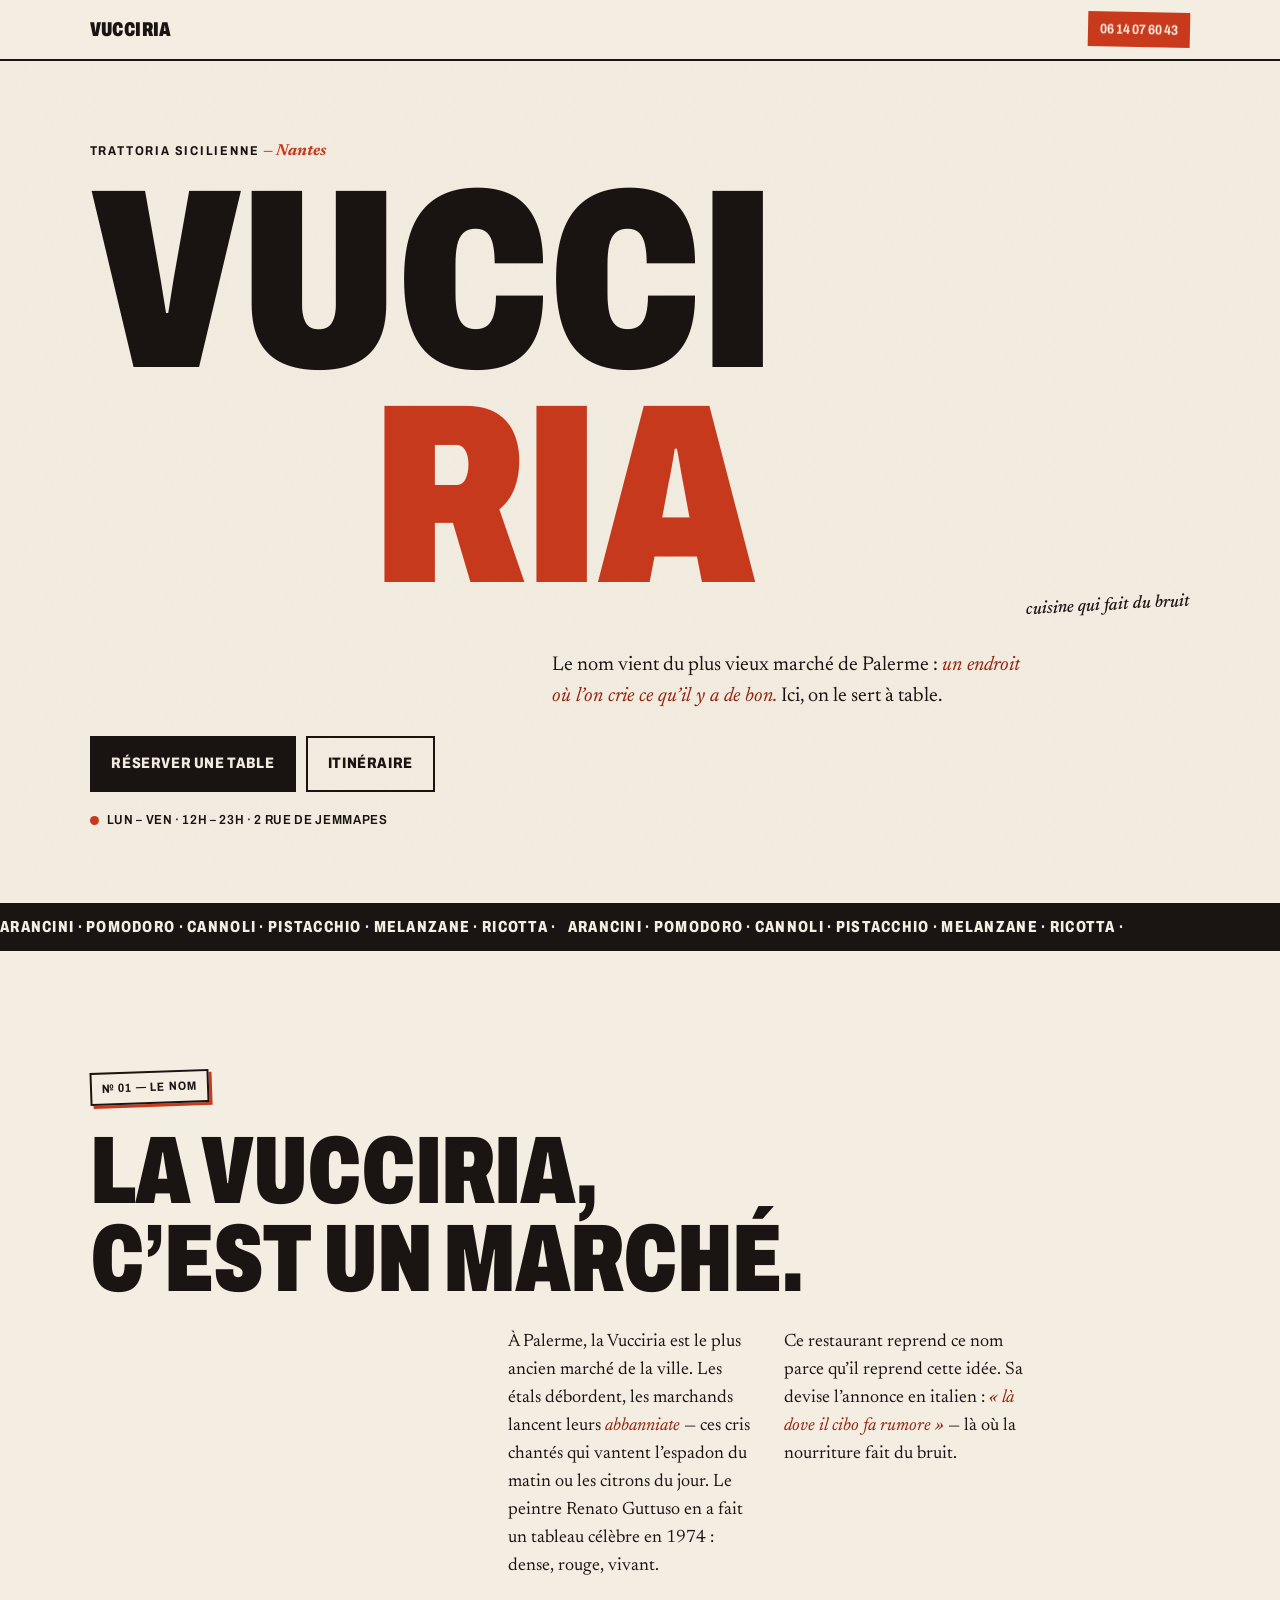
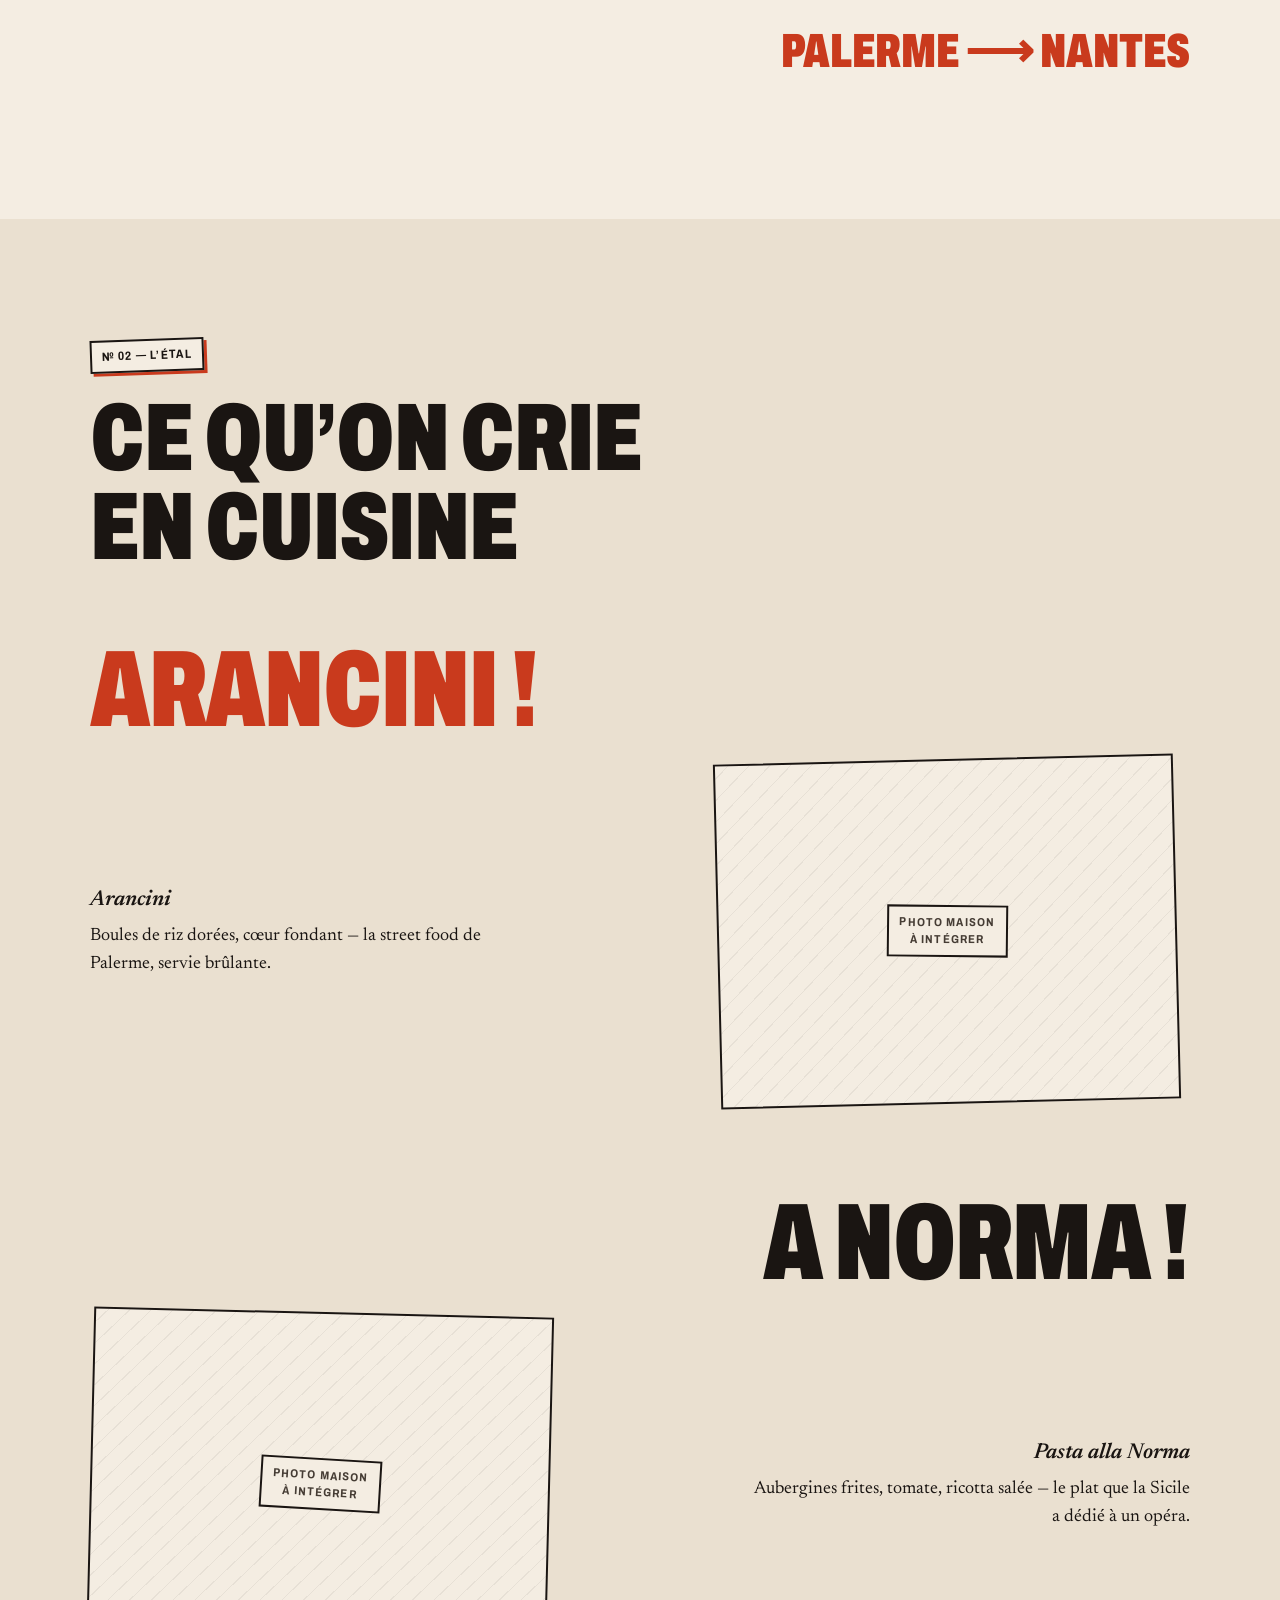
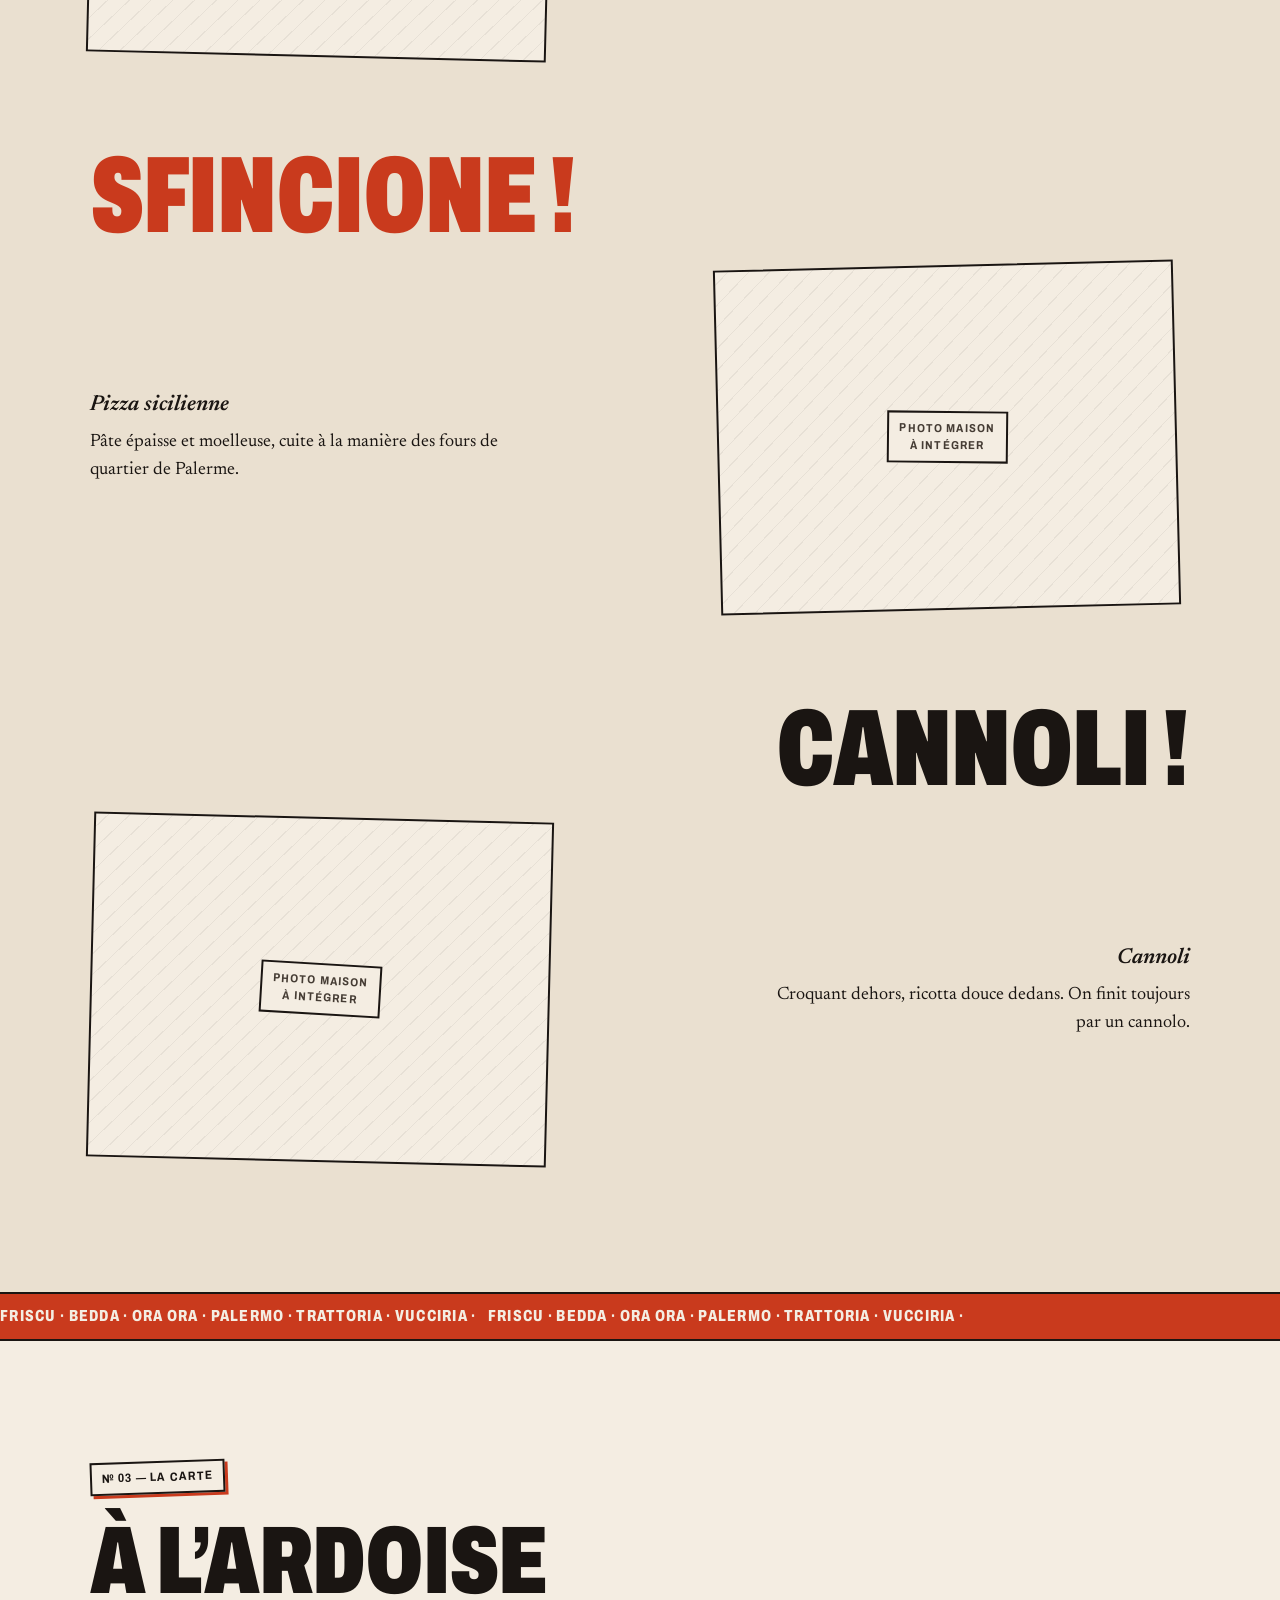
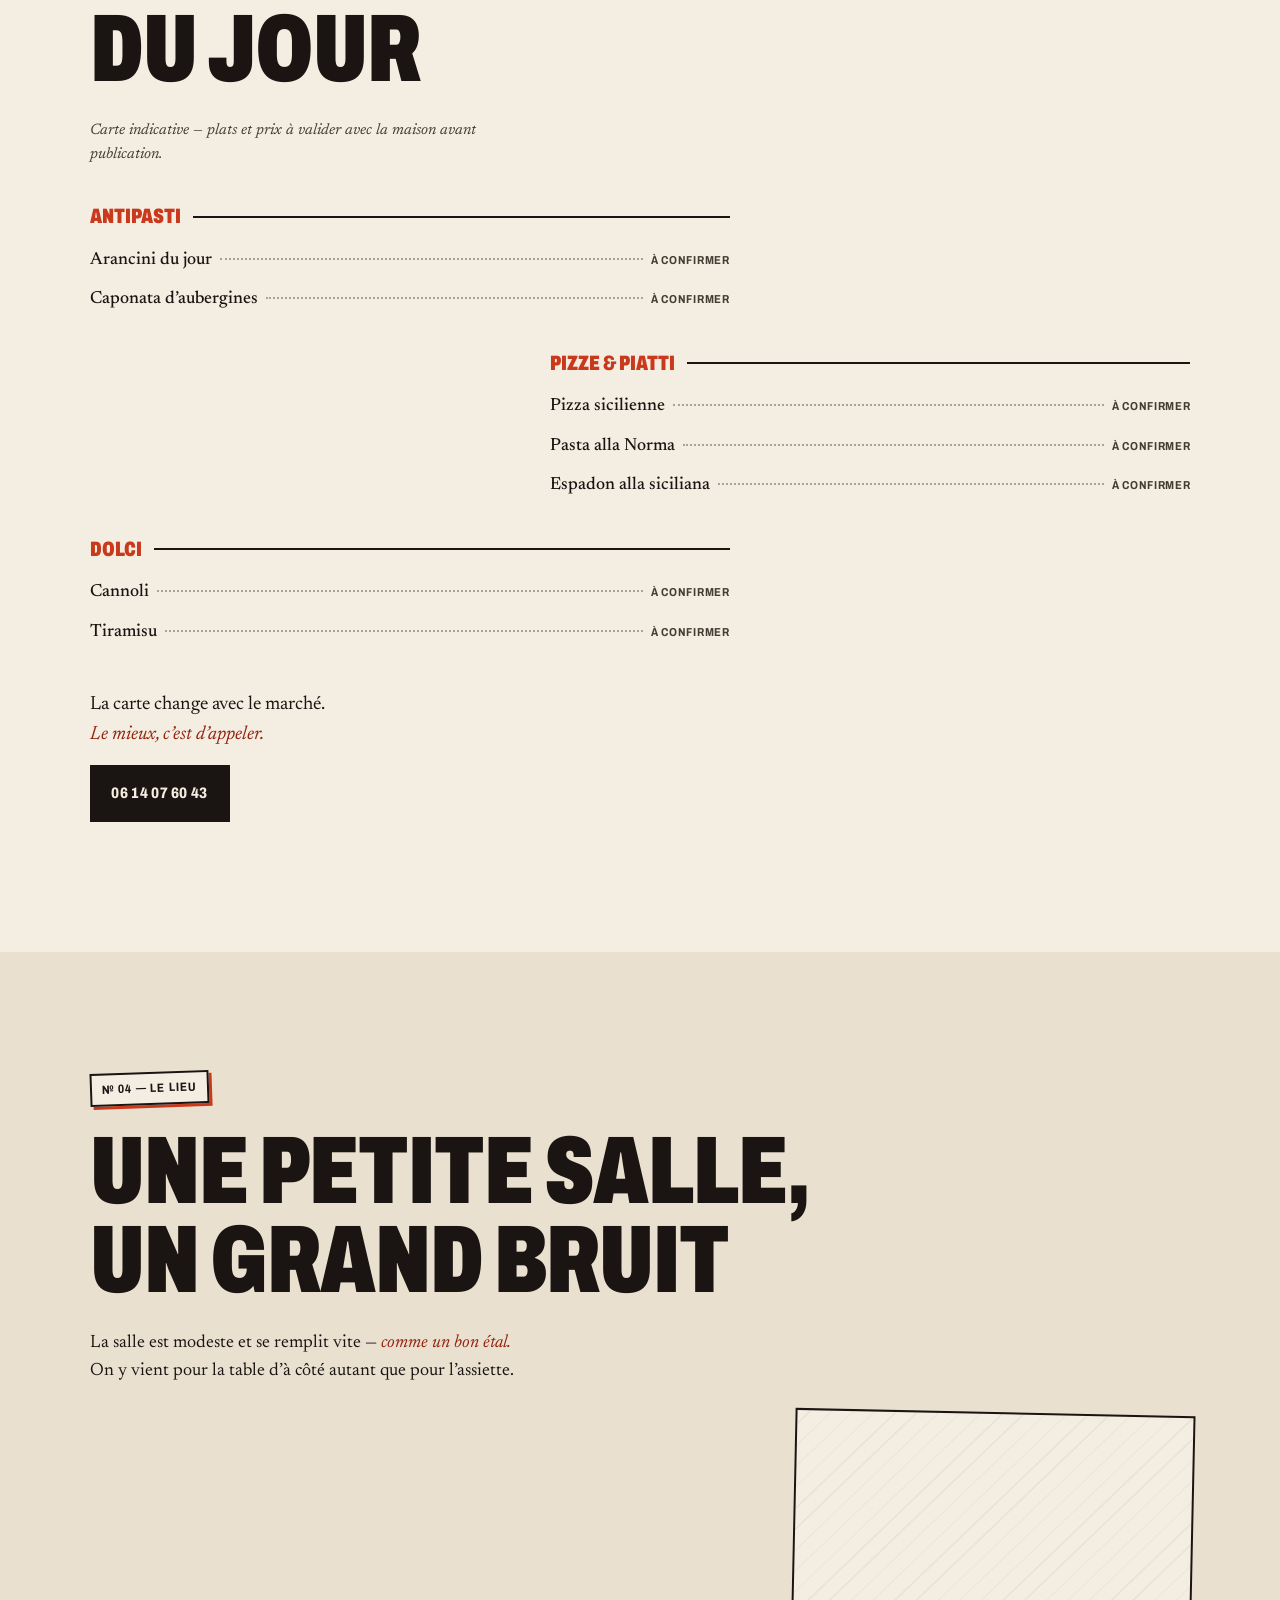
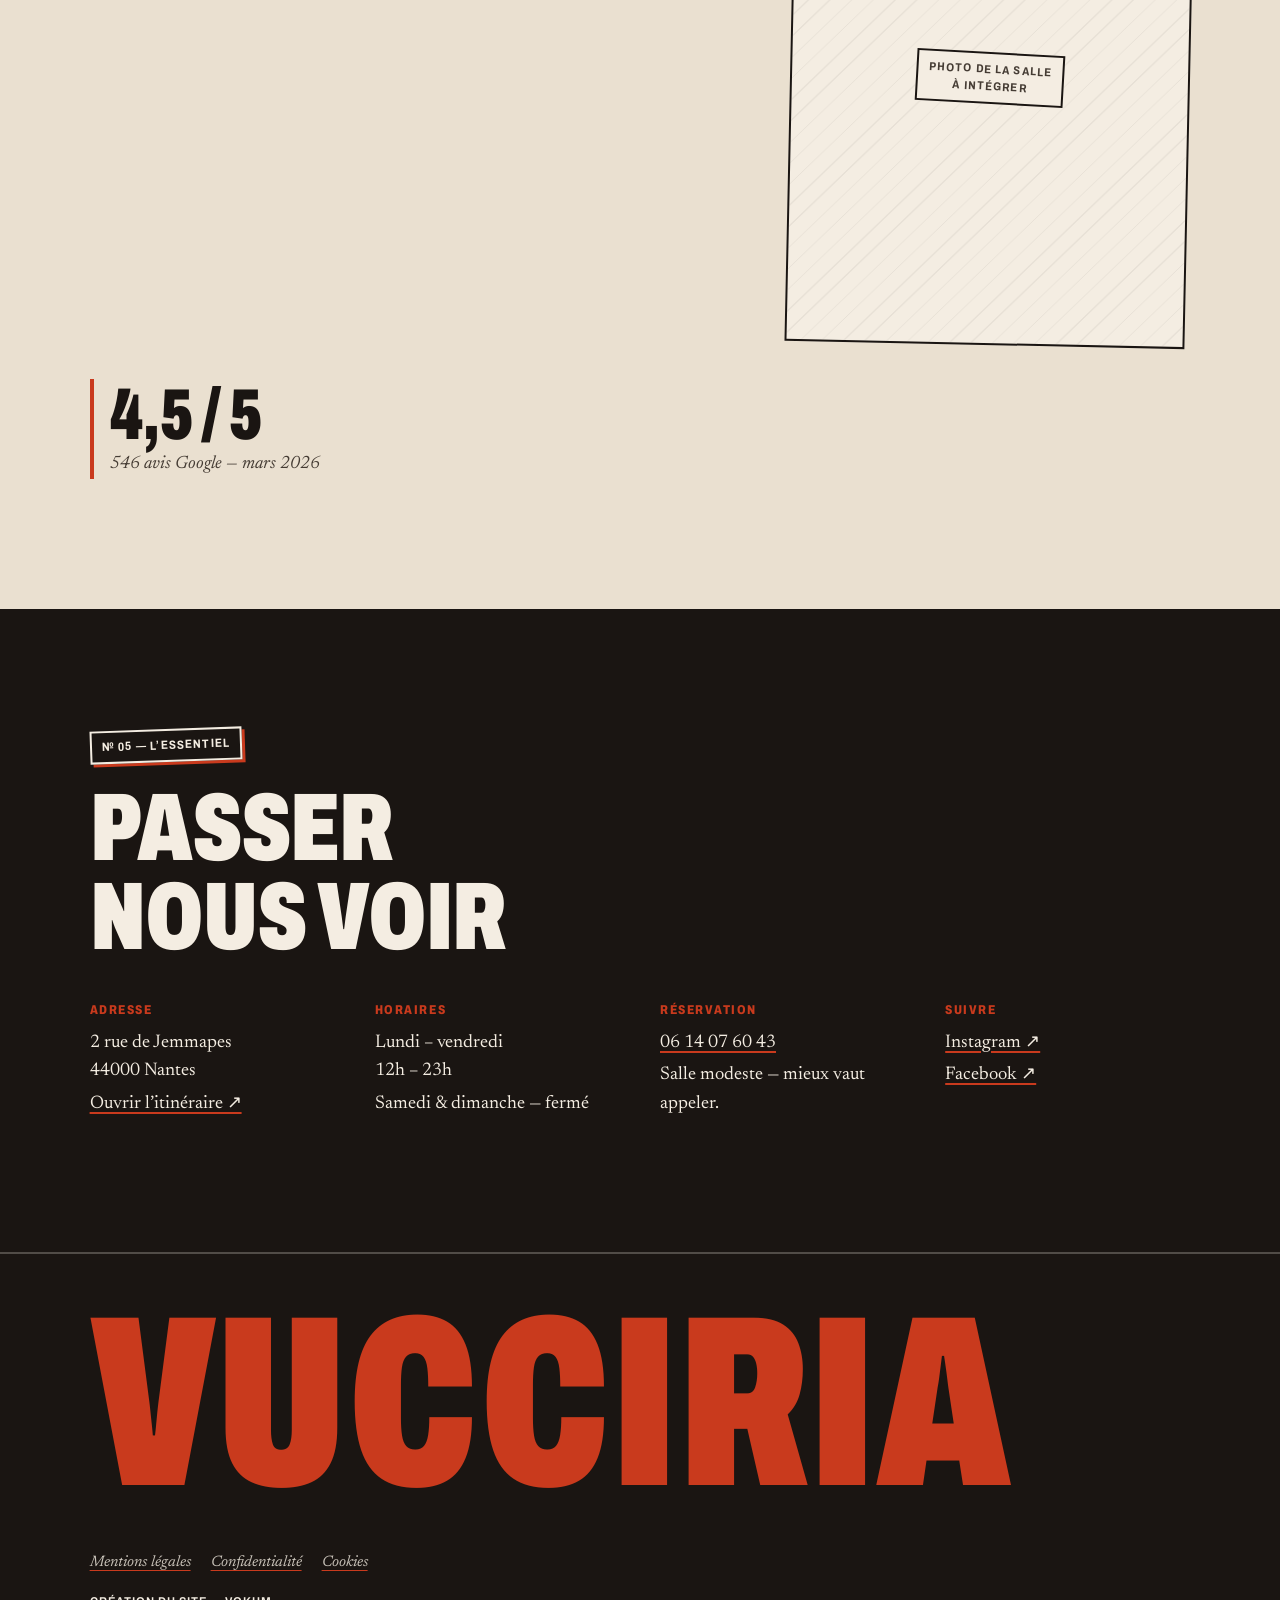
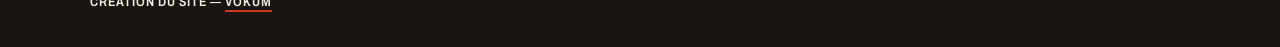
<file: index.html>
<!DOCTYPE html>
<html lang="fr">
<head>
  <meta charset="UTF-8">
  <meta name="viewport" content="width=device-width, initial-scale=1.0">
  <title>Vucciria — Trattoria sicilienne à Nantes</title>
  <meta name="description" content="Vucciria, cuisine qui fait du bruit — trattoria sicilienne au 2 rue de Jemmapes à Nantes. Cuisine de Palerme, pizzas siciliennes, arancini et cannoli. Ouvert du lundi au vendredi, 12h–23h.">
  <meta name="keywords" content="restaurant sicilien Nantes, trattoria Nantes, Vucciria, pizza sicilienne, arancini, cannoli">
  <link rel="canonical" href="https://vucciria-site.vercel.app/">
  <meta property="og:title" content="Vucciria — Trattoria sicilienne à Nantes">
  <meta property="og:description" content="La criée de Palerme, servie à table. 2 rue de Jemmapes, Nantes. Lun–ven, 12h–23h.">
  <meta property="og:type" content="website">
  <meta property="og:locale" content="fr_FR">
  <link rel="icon" href="data:image/svg+xml,<svg xmlns='http://www.w3.org/2000/svg' viewBox='0 0 100 100'><rect width='100' height='100' fill='%23C93A1D'/><text y='72' x='50' text-anchor='middle' font-size='64' font-family='Arial Black' fill='%23F4EDE2' font-weight='900'>V</text></svg>">
  <link rel="preconnect" href="https://fonts.googleapis.com">
  <link rel="preconnect" href="https://fonts.gstatic.com" crossorigin>
  <link href="https://fonts.googleapis.com/css2?family=Archivo:wdth,wght@62..125,400..900&family=Newsreader:ital,opsz,wght@0,6..72,400..600;1,6..72,400..600&display=swap" rel="stylesheet">
  <link rel="stylesheet" href="styles.css">
  <script type="application/ld+json">
  {
    "@context": "https://schema.org",
    "@type": "Restaurant",
    "name": "Vucciria",
    "servesCuisine": ["Sicilienne", "Italienne"],
    "address": {
      "@type": "PostalAddress",
      "streetAddress": "2 rue de Jemmapes",
      "addressLocality": "Nantes",
      "postalCode": "44000",
      "addressCountry": "FR"
    },
    "telephone": "+33614076043",
    "openingHoursSpecification": [{
      "@type": "OpeningHoursSpecification",
      "dayOfWeek": ["Monday","Tuesday","Wednesday","Thursday","Friday"],
      "opens": "12:00",
      "closes": "23:00"
    }],
    "url": "https://vucciria-site.vercel.app/",
    "hasMap": "https://www.google.com/maps/search/?api=1&query=Vucciria%2C+2+Rue+de+Jemmapes%2C+44000+Nantes"
  }
  </script>
</head>
<body>

  <!-- ======= LA CRIÉE — animation d'entrée ======= -->
  <div class="criee" id="criee" aria-hidden="true">
    <span class="criee-word criee-w1">FRISCU&nbsp;!</span>
    <span class="criee-word criee-w2">BEDDA&nbsp;!</span>
    <span class="criee-word criee-w3">ORA&nbsp;ORA&nbsp;!</span>
    <span class="criee-title">VUCCIRIA</span>
  </div>

  <a class="skip-link" href="#carte">Aller à la carte</a>

  <!-- ======= EN-TÊTE ======= -->
  <header class="topbar">
    <a class="topbar-brand" href="#haut" aria-label="Vucciria — retour en haut">Vucciria</a>
    <a class="topbar-tel" href="tel:+33614076043">06&nbsp;14&nbsp;07&nbsp;60&nbsp;43</a>
  </header>

  <main id="haut">

    <!-- ======= HERO ======= -->
    <section class="hero" aria-label="Vucciria, trattoria sicilienne à Nantes">
      <p class="hero-sur">Trattoria sicilienne <em>— Nantes</em></p>
      <h1 class="hero-title" aria-label="Vucciria">
        <span class="hero-line" data-stretch>VUCCI</span>
        <span class="hero-line hero-line-2" data-stretch>RIA</span>
      </h1>
      <p class="hero-bas">
        Le nom vient du plus vieux marché de Palerme&nbsp;:
        <em>un endroit où l’on crie ce qu’il y a de bon.</em>
        Ici, on le sert à table.
      </p>
      <div class="hero-actions">
        <a class="btn btn-plein" href="tel:+33614076043">Réserver une table</a>
        <a class="btn btn-ligne" href="https://www.google.com/maps/search/?api=1&query=Vucciria%2C+2+Rue+de+Jemmapes%2C+44000+Nantes" target="_blank" rel="noopener">Itinéraire</a>
      </div>
      <p class="hero-horaires"><span class="pastille" aria-hidden="true"></span>Lun&nbsp;–&nbsp;ven&nbsp;· 12h&nbsp;–&nbsp;23h&nbsp;· 2&nbsp;rue&nbsp;de&nbsp;Jemmapes</p>
    </section>

    <!-- ======= BANDE CRIÉE ======= -->
    <div class="bande" aria-hidden="true">
      <div class="bande-piste">
        <span>Arancini&nbsp;· Pomodoro&nbsp;· Cannoli&nbsp;· Pistacchio&nbsp;· Melanzane&nbsp;· Ricotta&nbsp;·&nbsp;</span>
        <span>Arancini&nbsp;· Pomodoro&nbsp;· Cannoli&nbsp;· Pistacchio&nbsp;· Melanzane&nbsp;· Ricotta&nbsp;·&nbsp;</span>
      </div>
    </div>

    <!-- ======= LE NOM ======= -->
    <section class="section nom" id="nom">
      <p class="etiquette" aria-hidden="true">№ 01 — le nom</p>
      <h2 class="titre" data-stretch>La Vucciria,<br>c’est un marché.</h2>
      <div class="nom-corps">
        <p>
          À Palerme, la Vucciria est le plus ancien marché de la ville. Les étals débordent,
          les marchands lancent leurs <em>abbanniate</em> — ces cris chantés qui vantent
          l’espadon du matin ou les citrons du jour. Le peintre Renato Guttuso en a fait
          un tableau célèbre en 1974&nbsp;: dense, rouge, vivant.
        </p>
        <p>
          Ce restaurant reprend ce nom parce qu’il reprend cette idée. Sa devise l’annonce
          en italien&nbsp;: <em>«&nbsp;là dove il cibo fa rumore&nbsp;»</em> —
          là où la nourriture fait du bruit.
        </p>
      </div>
      <p class="nom-lieu">Palerme <span aria-hidden="true">⟶</span> Nantes</p>
    </section>

    <!-- ======= LA CUISINE ======= -->
    <section class="section cuisine" id="cuisine">
      <p class="etiquette" aria-hidden="true">№ 02 — l’étal</p>
      <h2 class="titre" data-stretch>Ce qu’on crie<br>en cuisine</h2>

      <ol class="etal">
        <li class="etal-item">
          <span class="etal-cri" data-stretch aria-hidden="true">ARANCINI&nbsp;!</span>
          <div class="etal-texte">
            <h3>Arancini</h3>
            <p>Boules de riz dorées, cœur fondant — la street food de Palerme, servie brûlante.</p>
          </div>
          <figure class="etal-photo" data-photo>
            <span class="photo-note">Photo maison<br>à intégrer</span>
          </figure>
        </li>
        <li class="etal-item">
          <span class="etal-cri" data-stretch aria-hidden="true">A&nbsp;NORMA&nbsp;!</span>
          <div class="etal-texte">
            <h3>Pasta alla Norma</h3>
            <p>Aubergines frites, tomate, ricotta salée — le plat que la Sicile a dédié à un opéra.</p>
          </div>
          <figure class="etal-photo" data-photo>
            <span class="photo-note">Photo maison<br>à intégrer</span>
          </figure>
        </li>
        <li class="etal-item">
          <span class="etal-cri" data-stretch aria-hidden="true">SFINCIONE&nbsp;!</span>
          <div class="etal-texte">
            <h3>Pizza sicilienne</h3>
            <p>Pâte épaisse et moelleuse, cuite à la manière des fours de quartier de Palerme.</p>
          </div>
          <figure class="etal-photo" data-photo>
            <span class="photo-note">Photo maison<br>à intégrer</span>
          </figure>
        </li>
        <li class="etal-item">
          <span class="etal-cri" data-stretch aria-hidden="true">CANNOLI&nbsp;!</span>
          <div class="etal-texte">
            <h3>Cannoli</h3>
            <p>Croquant dehors, ricotta douce dedans. On finit toujours par un cannolo.</p>
          </div>
          <figure class="etal-photo" data-photo>
            <span class="photo-note">Photo maison<br>à intégrer</span>
          </figure>
        </li>
      </ol>
    </section>

    <!-- ======= BANDE CRIÉE 2 ======= -->
    <div class="bande bande-inverse" aria-hidden="true">
      <div class="bande-piste">
        <span>Friscu&nbsp;· Bedda&nbsp;· Ora ora&nbsp;· Palermo&nbsp;· Trattoria&nbsp;· Vucciria&nbsp;·&nbsp;</span>
        <span>Friscu&nbsp;· Bedda&nbsp;· Ora ora&nbsp;· Palermo&nbsp;· Trattoria&nbsp;· Vucciria&nbsp;·&nbsp;</span>
      </div>
    </div>

    <!-- ======= LA CARTE ======= -->
    <section class="section carte" id="carte">
      <p class="etiquette" aria-hidden="true">№ 03 — la carte</p>
      <h2 class="titre" data-stretch>À l’ardoise<br>du jour</h2>
      <p class="carte-note">Carte indicative — plats et prix à valider avec la maison avant publication.</p>

      <div class="carte-bloc">
        <h3 class="carte-cat">Antipasti</h3>
        <ul class="carte-liste">
          <li><span class="carte-plat">Arancini du jour</span><span class="carte-points" aria-hidden="true"></span><span class="carte-prix">à confirmer</span></li>
          <li><span class="carte-plat">Caponata d’aubergines</span><span class="carte-points" aria-hidden="true"></span><span class="carte-prix">à confirmer</span></li>
        </ul>
      </div>
      <div class="carte-bloc">
        <h3 class="carte-cat">Pizze &amp; Piatti</h3>
        <ul class="carte-liste">
          <li><span class="carte-plat">Pizza sicilienne</span><span class="carte-points" aria-hidden="true"></span><span class="carte-prix">à confirmer</span></li>
          <li><span class="carte-plat">Pasta alla Norma</span><span class="carte-points" aria-hidden="true"></span><span class="carte-prix">à confirmer</span></li>
          <li><span class="carte-plat">Espadon alla siciliana</span><span class="carte-points" aria-hidden="true"></span><span class="carte-prix">à confirmer</span></li>
        </ul>
      </div>
      <div class="carte-bloc">
        <h3 class="carte-cat">Dolci</h3>
        <ul class="carte-liste">
          <li><span class="carte-plat">Cannoli</span><span class="carte-points" aria-hidden="true"></span><span class="carte-prix">à confirmer</span></li>
          <li><span class="carte-plat">Tiramisu</span><span class="carte-points" aria-hidden="true"></span><span class="carte-prix">à confirmer</span></li>
        </ul>
      </div>

      <p class="carte-appel">La carte change avec le marché.<br><em>Le mieux, c’est d’appeler.</em></p>
      <a class="btn btn-plein carte-btn" href="tel:+33614076043">06 14 07 60 43</a>
    </section>

    <!-- ======= LE LIEU ======= -->
    <section class="section lieu" id="lieu">
      <p class="etiquette" aria-hidden="true">№ 04 — le lieu</p>
      <h2 class="titre" data-stretch>Une petite salle,<br>un grand bruit</h2>
      <div class="lieu-corps">
        <p>
          La salle est modeste et se remplit vite — <em>comme un bon étal.</em>
          On y vient pour la table d’à côté autant que pour l’assiette.
        </p>
      </div>
      <figure class="lieu-photo" data-photo>
        <span class="photo-note">Photo de la salle<br>à intégrer</span>
      </figure>
      <div class="lieu-avis">
        <p class="lieu-avis-note" aria-label="Note Google : 4,5 sur 5">4,5&nbsp;/&nbsp;5</p>
        <p class="lieu-avis-detail">546 avis Google — mars 2026</p>
      </div>
    </section>

    <!-- ======= INFOS PRATIQUES ======= -->
    <section class="section infos" id="infos">
      <p class="etiquette etiquette-claire" aria-hidden="true">№ 05 — l’essentiel</p>
      <h2 class="titre titre-clair" data-stretch>Passer<br>nous voir</h2>

      <dl class="infos-grille">
        <div class="infos-bloc">
          <dt>Adresse</dt>
          <dd>2 rue de Jemmapes<br>44000 Nantes</dd>
          <dd><a class="lien-clair" href="https://www.google.com/maps/search/?api=1&query=Vucciria%2C+2+Rue+de+Jemmapes%2C+44000+Nantes" target="_blank" rel="noopener">Ouvrir l’itinéraire ↗</a></dd>
        </div>
        <div class="infos-bloc">
          <dt>Horaires</dt>
          <dd>Lundi – vendredi<br>12h – 23h</dd>
          <dd>Samedi &amp; dimanche — fermé</dd>
        </div>
        <div class="infos-bloc">
          <dt>Réservation</dt>
          <dd><a class="lien-clair" href="tel:+33614076043">06 14 07 60 43</a></dd>
          <dd>Salle modeste — mieux vaut appeler.</dd>
        </div>
        <div class="infos-bloc">
          <dt>Suivre</dt>
          <dd><a class="lien-clair" href="https://www.instagram.com/vucciria_restaurant/" target="_blank" rel="noopener">Instagram ↗</a></dd>
          <dd><a class="lien-clair" href="https://www.facebook.com/61573563354146" target="_blank" rel="noopener">Facebook ↗</a></dd>
        </div>
      </dl>
    </section>

  </main>

  <!-- ======= FOOTER ======= -->
  <footer class="footer">
    <p class="footer-nom" data-stretch aria-hidden="true">VUCCIRIA</p>
    <nav class="footer-nav" aria-label="Pages légales">
      <a href="mentions-legales.html">Mentions légales</a>
      <a href="confidentialite.html">Confidentialité</a>
      <a href="cookies.html">Cookies</a>
    </nav>
    <p class="footer-credit">Création du site — <a href="https://vokumagency.com" target="_blank" rel="noopener">Vokum</a></p>
  </footer>

  <script src="script.js" defer></script>
</body>
</html>
</file>
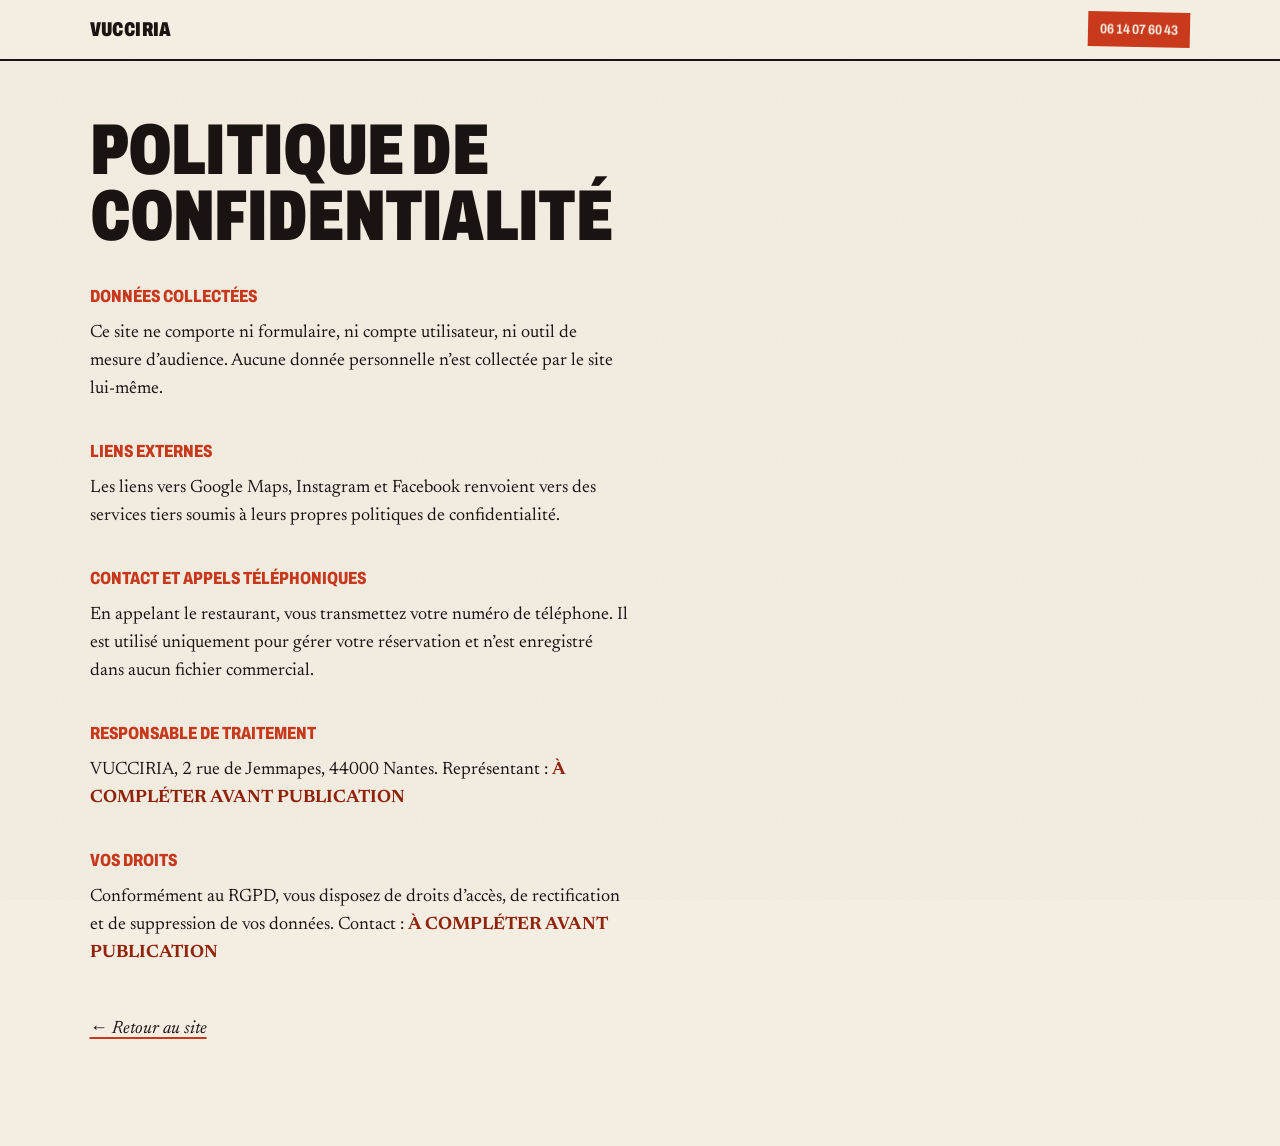
<file: confidentialite.html>
<!DOCTYPE html>
<html lang="fr">
<head>
  <meta charset="UTF-8">
  <meta name="viewport" content="width=device-width, initial-scale=1.0">
  <title>Politique de confidentialité — Vucciria</title>
<link rel="canonical" href="https://vucciria-site.vercel.app/confidentialite.html">
  <meta name="robots" content="noindex">
  <link rel="preconnect" href="https://fonts.googleapis.com">
  <link rel="preconnect" href="https://fonts.gstatic.com" crossorigin>
  <link href="https://fonts.googleapis.com/css2?family=Archivo:wdth,wght@62..125,400..900&family=Newsreader:ital,opsz,wght@0,6..72,400..600;1,6..72,400..600&display=swap" rel="stylesheet">
  <link rel="stylesheet" href="styles.css">
  <link rel="stylesheet" href="legal.css">
</head>
<body class="page-legale">
  <header class="topbar">
    <a class="topbar-brand" href="index.html">Vucciria</a>
    <a class="topbar-tel" href="tel:+33614076043">06&nbsp;14&nbsp;07&nbsp;60&nbsp;43</a>
  </header>
  <main class="legal">
    <h1 class="titre">Politique de confidentialité</h1>

    <h2>Données collectées</h2>
    <p>
      Ce site ne comporte ni formulaire, ni compte utilisateur, ni outil de mesure d’audience.
      Aucune donnée personnelle n’est collectée par le site lui-même.
    </p>

    <h2>Liens externes</h2>
    <p>
      Les liens vers Google Maps, Instagram et Facebook renvoient vers des services tiers
      soumis à leurs propres politiques de confidentialité.
    </p>

    <h2>Contact et appels téléphoniques</h2>
    <p>
      En appelant le restaurant, vous transmettez votre numéro de téléphone. Il est utilisé
      uniquement pour gérer votre réservation et n’est enregistré dans aucun fichier commercial.
    </p>

    <h2>Responsable de traitement</h2>
    <p>VUCCIRIA, 2 rue de Jemmapes, 44000 Nantes. Représentant : <strong>À COMPLÉTER AVANT PUBLICATION</strong></p>

    <h2>Vos droits</h2>
    <p>
      Conformément au RGPD, vous disposez de droits d’accès, de rectification et de suppression
      de vos données. Contact : <strong>À COMPLÉTER AVANT PUBLICATION</strong>
    </p>

    <p class="legal-retour"><a href="index.html">← Retour au site</a></p>
  </main>
</body>
</html>
</file>
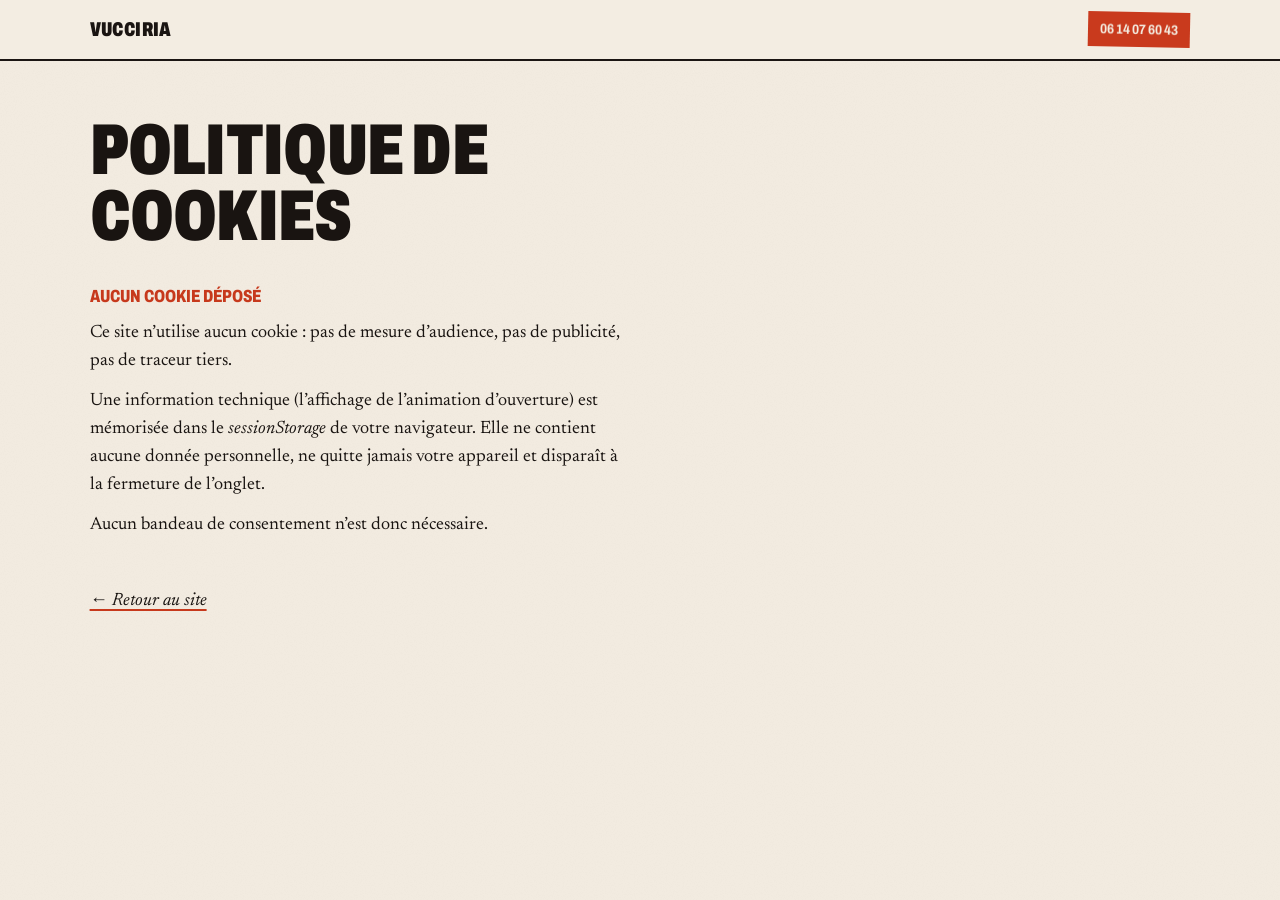
<file: cookies.html>
<!DOCTYPE html>
<html lang="fr">
<head>
  <meta charset="UTF-8">
  <meta name="viewport" content="width=device-width, initial-scale=1.0">
  <title>Politique de cookies — Vucciria</title>
<link rel="canonical" href="https://vucciria-site.vercel.app/cookies.html">
  <meta name="robots" content="noindex">
  <link rel="preconnect" href="https://fonts.googleapis.com">
  <link rel="preconnect" href="https://fonts.gstatic.com" crossorigin>
  <link href="https://fonts.googleapis.com/css2?family=Archivo:wdth,wght@62..125,400..900&family=Newsreader:ital,opsz,wght@0,6..72,400..600;1,6..72,400..600&display=swap" rel="stylesheet">
  <link rel="stylesheet" href="styles.css">
  <link rel="stylesheet" href="legal.css">
</head>
<body class="page-legale">
  <header class="topbar">
    <a class="topbar-brand" href="index.html">Vucciria</a>
    <a class="topbar-tel" href="tel:+33614076043">06&nbsp;14&nbsp;07&nbsp;60&nbsp;43</a>
  </header>
  <main class="legal">
    <h1 class="titre">Politique de cookies</h1>

    <h2>Aucun cookie déposé</h2>
    <p>
      Ce site n’utilise aucun cookie&nbsp;: pas de mesure d’audience, pas de publicité,
      pas de traceur tiers.
    </p>
    <p>
      Une information technique (l’affichage de l’animation d’ouverture) est mémorisée
      dans le <em>sessionStorage</em> de votre navigateur. Elle ne contient aucune donnée
      personnelle, ne quitte jamais votre appareil et disparaît à la fermeture de l’onglet.
    </p>
    <p>
      Aucun bandeau de consentement n’est donc nécessaire.
    </p>

    <p class="legal-retour"><a href="index.html">← Retour au site</a></p>
  </main>
</body>
</html>
</file>
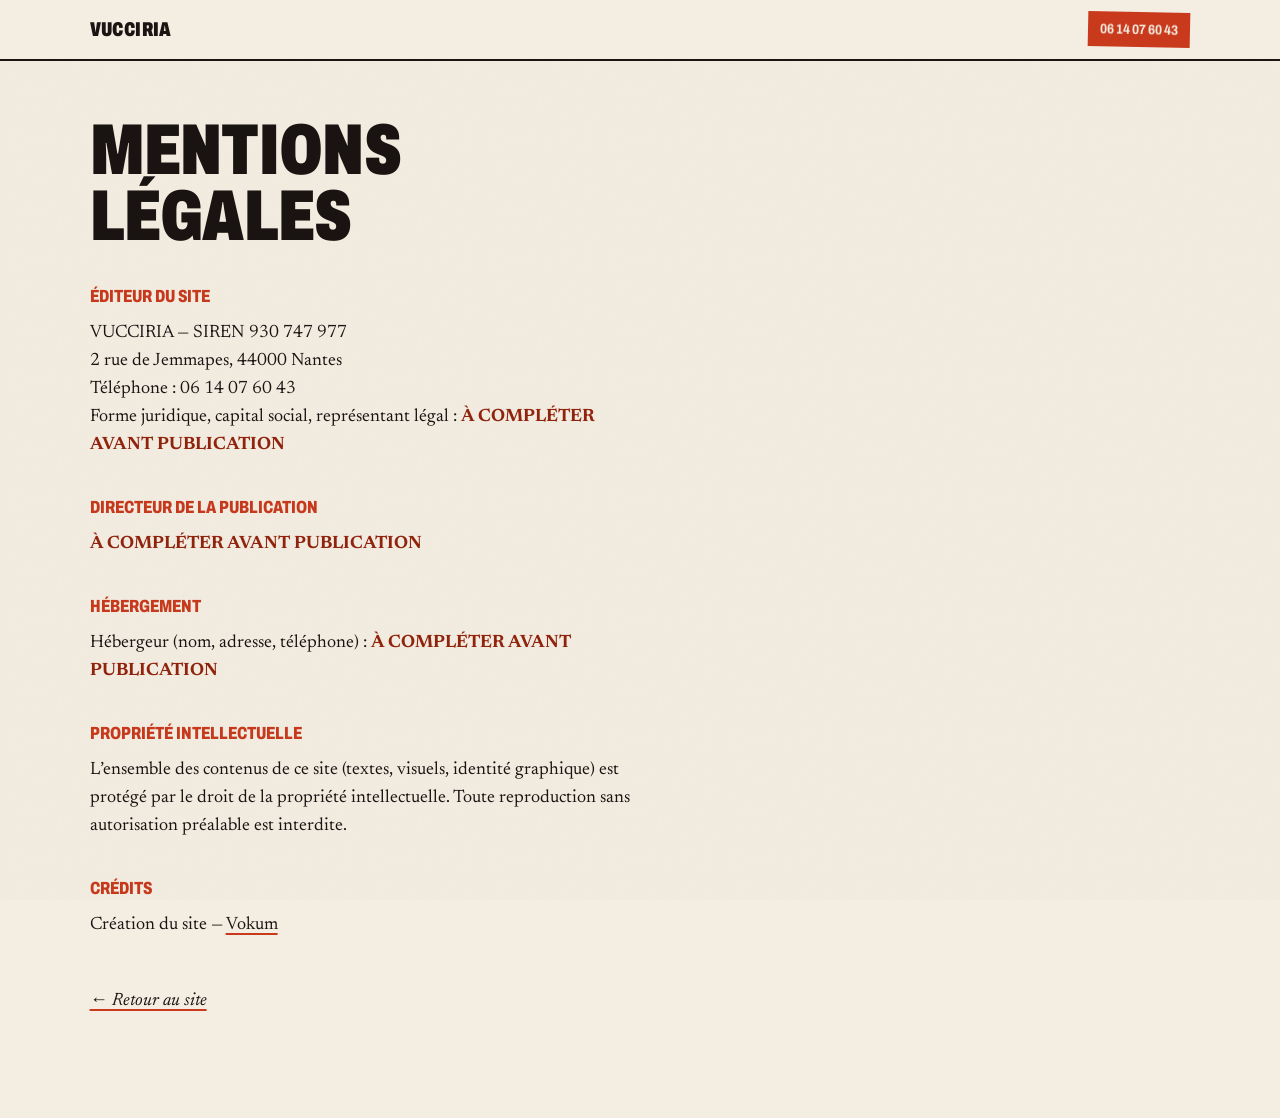
<file: mentions-legales.html>
<!DOCTYPE html>
<html lang="fr">
<head>
  <meta charset="UTF-8">
  <meta name="viewport" content="width=device-width, initial-scale=1.0">
  <title>Mentions légales — Vucciria</title>
<link rel="canonical" href="https://vucciria-site.vercel.app/mentions-legales.html">
  <meta name="robots" content="noindex">
  <link rel="preconnect" href="https://fonts.googleapis.com">
  <link rel="preconnect" href="https://fonts.gstatic.com" crossorigin>
  <link href="https://fonts.googleapis.com/css2?family=Archivo:wdth,wght@62..125,400..900&family=Newsreader:ital,opsz,wght@0,6..72,400..600;1,6..72,400..600&display=swap" rel="stylesheet">
  <link rel="stylesheet" href="styles.css">
  <link rel="stylesheet" href="legal.css">
</head>
<body class="page-legale">
  <header class="topbar">
    <a class="topbar-brand" href="index.html">Vucciria</a>
    <a class="topbar-tel" href="tel:+33614076043">06&nbsp;14&nbsp;07&nbsp;60&nbsp;43</a>
  </header>
  <main class="legal">
    <h1 class="titre">Mentions légales</h1>

    <h2>Éditeur du site</h2>
    <p>
      VUCCIRIA — SIREN 930 747 977<br>
      2 rue de Jemmapes, 44000 Nantes<br>
      Téléphone : 06 14 07 60 43<br>
      Forme juridique, capital social, représentant légal : <strong>À COMPLÉTER AVANT PUBLICATION</strong>
    </p>

    <h2>Directeur de la publication</h2>
    <p><strong>À COMPLÉTER AVANT PUBLICATION</strong></p>

    <h2>Hébergement</h2>
    <p>Hébergeur (nom, adresse, téléphone) : <strong>À COMPLÉTER AVANT PUBLICATION</strong></p>

    <h2>Propriété intellectuelle</h2>
    <p>
      L’ensemble des contenus de ce site (textes, visuels, identité graphique) est protégé
      par le droit de la propriété intellectuelle. Toute reproduction sans autorisation
      préalable est interdite.
    </p>

    <h2>Crédits</h2>
    <p>Création du site — <a href="https://vokumagency.com" target="_blank" rel="noopener">Vokum</a></p>

    <p class="legal-retour"><a href="index.html">← Retour au site</a></p>
  </main>
</body>
</html>
</file>
<file: styles.css>
/* ==========================================================================
   VUCCIRIA — « L'abbanniata »
   Crème papier / encre / sanguine — typo criée, étiquettes de marché
   Mobile d'abord (375–390), desktop = extension
   ========================================================================== */

:root {
  --papier: #F4EDE2;
  --papier-fonce: #EAE0D0;
  --encre: #1A1512;
  --encre-douce: #453C34;
  --sanguine: #C93A1D;
  --sanguine-sombre: #92240D;

  --fonte-cri: "Archivo", "Arial Black", sans-serif;
  --fonte-texte: "Newsreader", Georgia, serif;

  --gouttiere: clamp(20px, 5.5vw, 28px);
  --mesure: 34ch;
}

*, *::before, *::after { box-sizing: border-box; margin: 0; padding: 0; }

html { scroll-behavior: smooth; }
@media (prefers-reduced-motion: reduce) {
  html { scroll-behavior: auto; }
}

body {
  background: var(--papier);
  color: var(--encre);
  font-family: var(--fonte-texte);
  font-size: 1.0625rem;
  line-height: 1.55;
  -webkit-font-smoothing: antialiased;
  overflow-x: clip;
}

/* Grain papier discret */
body::before {
  content: "";
  position: fixed;
  inset: 0;
  pointer-events: none;
  z-index: 1;
  opacity: .5;
  background-image: url("data:image/svg+xml,%3Csvg xmlns='http://www.w3.org/2000/svg' width='120' height='120'%3E%3Cfilter id='n'%3E%3CfeTurbulence type='fractalNoise' baseFrequency='0.9' numOctaves='2'/%3E%3CfeColorMatrix values='0 0 0 0 0 0 0 0 0 0 0 0 0 0 0 0 0 0 0.04 0'/%3E%3C/filter%3E%3Crect width='120' height='120' filter='url(%23n)'/%3E%3C/svg%3E");
}

img { max-width: 100%; height: auto; display: block; }

em { font-style: italic; }

a { color: inherit; }

.skip-link {
  position: absolute;
  top: -60px;
  left: var(--gouttiere);
  z-index: 60;
  background: var(--encre);
  color: var(--papier);
  padding: .6em 1em;
  font-family: var(--fonte-cri);
  font-size: .8rem;
  text-decoration: none;
  transition: top .2s ease;
}
.skip-link:focus { top: 8px; }

/* ==========================================================================
   LA CRIÉE — animation d'entrée
   ========================================================================== */

.criee {
  position: fixed;
  inset: 0;
  z-index: 50;
  background: var(--papier);
  display: grid;
  place-items: center;
  overflow: hidden;
}
.criee.criee-finie { display: none; }

.criee-word {
  position: absolute;
  font-family: var(--fonte-cri);
  font-weight: 900;
  font-stretch: 78%;
  font-size: clamp(2rem, 9vw, 4.5rem);
  letter-spacing: -0.01em;
  color: var(--sanguine);
  opacity: 0;
}
.criee-w1 { top: 18%; left: 8%; rotate: -5deg; }
.criee-w2 { top: 42%; right: 7%; rotate: 3deg; color: var(--encre); }
.criee-w3 { bottom: 26%; left: 12%; rotate: -2deg; }

.criee-title {
  font-family: var(--fonte-cri);
  font-weight: 900;
  font-stretch: 68%;
  font-size: clamp(3.4rem, 17vw, 11rem);
  color: var(--encre);
  opacity: 0;
  transform: scale(.94) rotate(-1.5deg);
}

.criee-anime .criee-w1 { animation: cri-stamp .28s cubic-bezier(.2,.9,.3,1) .05s forwards, cri-sort .2s ease .75s forwards; }
.criee-anime .criee-w2 { animation: cri-stamp .28s cubic-bezier(.2,.9,.3,1) .3s forwards, cri-sort .2s ease .95s forwards; }
.criee-anime .criee-w3 { animation: cri-stamp .28s cubic-bezier(.2,.9,.3,1) .55s forwards, cri-sort .2s ease 1.1s forwards; }
.criee-anime .criee-title { animation: cri-titre .45s cubic-bezier(.2,.9,.25,1) 1.15s forwards; }
.criee-anime { animation: criee-part .4s ease 2s forwards; }

@keyframes cri-stamp {
  from { opacity: 0; transform: scale(1.6); }
  to   { opacity: 1; transform: scale(1); }
}
@keyframes cri-sort {
  to { opacity: 0; }
}
@keyframes cri-titre {
  from { opacity: 0; transform: scale(.94) rotate(-1.5deg); }
  to   { opacity: 1; transform: scale(1) rotate(0deg); }
}
@keyframes criee-part {
  to { opacity: 0; visibility: hidden; }
}

@media (prefers-reduced-motion: reduce) {
  .criee { display: none; }
}

/* ==========================================================================
   EN-TÊTE
   ========================================================================== */

.topbar {
  position: sticky;
  top: 0;
  z-index: 30;
  display: flex;
  justify-content: space-between;
  align-items: center;
  padding: 12px var(--gouttiere);
  background: color-mix(in srgb, var(--papier) 92%, transparent);
  border-bottom: 2px solid var(--encre);
}

.topbar-brand {
  font-family: var(--fonte-cri);
  font-weight: 900;
  font-stretch: 70%;
  font-size: 1.25rem;
  letter-spacing: .02em;
  text-transform: uppercase;
  text-decoration: none;
}

.topbar-tel {
  font-family: var(--fonte-cri);
  font-weight: 700;
  font-stretch: 85%;
  font-size: .85rem;
  text-decoration: none;
  background: var(--sanguine);
  color: var(--papier);
  padding: .5em .9em;
  rotate: 1.2deg;
}

/* ==========================================================================
   HERO
   ========================================================================== */

.hero {
  min-height: calc(100svh - 54px);
  display: flex;
  flex-direction: column;
  justify-content: flex-end;
  padding: 40px var(--gouttiere) 34px;
  position: relative;
}

.hero-sur {
  font-family: var(--fonte-cri);
  font-weight: 700;
  font-stretch: 85%;
  text-transform: uppercase;
  letter-spacing: .14em;
  font-size: .8rem;
  margin-bottom: 10px;
}
.hero-sur em {
  font-family: var(--fonte-texte);
  text-transform: none;
  letter-spacing: 0;
  font-size: 1rem;
  color: var(--sanguine);
}

.hero-title {
  font-family: var(--fonte-cri);
  font-weight: 900;
  line-height: .84;
  letter-spacing: -0.015em;
  font-size: clamp(4.6rem, 24vw, 9rem);
  text-transform: uppercase;
  margin-bottom: 20px;
}
.hero-line { display: block; font-stretch: 66%; }
.hero-line-2 {
  color: var(--sanguine);
  margin-left: .55em;
  position: relative;
}
.hero-line-2::after {
  content: "cuisine qui fait du bruit";
  position: absolute;
  right: 0;
  bottom: .28em;
  font-family: var(--fonte-texte);
  font-style: italic;
  font-weight: 500;
  font-size: clamp(.85rem, 3.4vw, 1.1rem);
  letter-spacing: 0;
  text-transform: none;
  color: var(--encre);
  rotate: -3deg;
  translate: 0 100%;
  white-space: nowrap;
}

.hero-bas {
  max-width: var(--mesure);
  font-size: 1.1rem;
  margin: 26px 0 24px;
}
.hero-bas em { color: var(--sanguine-sombre); }

.hero-actions {
  display: flex;
  flex-wrap: wrap;
  gap: 10px;
  margin-bottom: 18px;
}

.btn {
  font-family: var(--fonte-cri);
  font-weight: 800;
  font-stretch: 82%;
  font-size: .95rem;
  text-transform: uppercase;
  letter-spacing: .04em;
  text-decoration: none;
  padding: .95em 1.3em;
  border: 2px solid var(--encre);
  min-height: 48px;
  display: inline-flex;
  align-items: center;
}
.btn-plein {
  background: var(--encre);
  color: var(--papier);
}
.btn-plein:active { background: var(--sanguine); border-color: var(--sanguine); }
.btn-ligne { background: transparent; color: var(--encre); }

.hero-horaires {
  font-family: var(--fonte-cri);
  font-weight: 600;
  font-stretch: 88%;
  font-size: .82rem;
  letter-spacing: .05em;
  text-transform: uppercase;
  display: flex;
  align-items: center;
  gap: 8px;
}
.pastille {
  width: 9px; height: 9px;
  background: var(--sanguine);
  border-radius: 50%;
  flex: none;
}

/* ==========================================================================
   BANDES CRIÉE (marquee)
   ========================================================================== */

.bande {
  overflow: hidden;
  background: var(--encre);
  color: var(--papier);
  border-block: 2px solid var(--encre);
  padding: 10px 0;
}
.bande-inverse { background: var(--sanguine); }

.bande-piste {
  display: flex;
  width: max-content;
  animation: defile 26s linear infinite;
}
.bande-inverse .bande-piste { animation-direction: reverse; }

.bande-piste span {
  font-family: var(--fonte-cri);
  font-weight: 800;
  font-stretch: 75%;
  font-size: 1rem;
  text-transform: uppercase;
  letter-spacing: .08em;
  white-space: nowrap;
  padding-right: .5em;
}

@keyframes defile {
  to { transform: translateX(-50%); }
}
@media (prefers-reduced-motion: reduce) {
  .bande-piste { animation: none; }
}

/* ==========================================================================
   SECTIONS — base
   ========================================================================== */

.section {
  padding: 72px var(--gouttiere) 80px;
  position: relative;
}

.etiquette {
  display: inline-block;
  font-family: var(--fonte-cri);
  font-weight: 700;
  font-stretch: 85%;
  font-size: .75rem;
  text-transform: uppercase;
  letter-spacing: .1em;
  background: var(--papier);
  border: 2px solid var(--encre);
  padding: .45em .8em;
  rotate: -2deg;
  margin-bottom: 22px;
  box-shadow: 3px 3px 0 var(--sanguine);
}

.titre {
  font-family: var(--fonte-cri);
  font-weight: 900;
  font-stretch: 70%;
  text-transform: uppercase;
  line-height: .92;
  letter-spacing: -0.01em;
  font-size: clamp(2.5rem, 11vw, 5.2rem);
  margin-bottom: 26px;
}

/* ==========================================================================
   № 01 — LE NOM
   ========================================================================== */

.nom-corps {
  max-width: var(--mesure);
  display: grid;
  gap: 16px;
  margin-left: auto;
}
.nom-corps em { color: var(--sanguine-sombre); }

.nom-lieu {
  margin-top: 34px;
  font-family: var(--fonte-cri);
  font-weight: 900;
  font-stretch: 66%;
  font-size: clamp(1.5rem, 7vw, 3rem);
  text-transform: uppercase;
  color: var(--sanguine);
  text-align: right;
}

/* ==========================================================================
   № 02 — LA CUISINE / L'ÉTAL
   ========================================================================== */

.cuisine { background: var(--papier-fonce); }

.etal {
  list-style: none;
  display: grid;
  gap: 56px;
  margin-top: 44px;
}

.etal-item {
  display: grid;
  gap: 14px;
}

.etal-cri {
  font-family: var(--fonte-cri);
  font-weight: 900;
  font-stretch: 66%;
  font-size: clamp(2.2rem, 11.5vw, 4.6rem);
  line-height: .9;
  text-transform: uppercase;
  color: var(--sanguine);
  letter-spacing: -0.01em;
}
.etal-item:nth-child(even) .etal-cri {
  color: var(--encre);
  text-align: right;
}

.etal-texte h3 {
  font-family: var(--fonte-texte);
  font-style: italic;
  font-weight: 600;
  font-size: 1.35rem;
  margin-bottom: 6px;
}
.etal-texte p { max-width: var(--mesure); }
.etal-item:nth-child(even) .etal-texte {
  margin-left: auto;
  text-align: right;
}
.etal-item:nth-child(even) .etal-texte p { margin-left: auto; }

.etal-photo {
  aspect-ratio: 4 / 3;
  width: min(78%, 340px);
  background:
    repeating-linear-gradient(-45deg,
      transparent 0 14px,
      color-mix(in srgb, var(--encre) 6%, transparent) 14px 15px),
    var(--papier);
  border: 2px solid var(--encre);
  display: grid;
  place-items: center;
  rotate: -1.4deg;
}
.etal-item:nth-child(even) .etal-photo {
  margin-left: auto;
  rotate: 1.4deg;
}

.photo-note {
  font-family: var(--fonte-cri);
  font-weight: 700;
  font-stretch: 85%;
  font-size: .72rem;
  text-transform: uppercase;
  letter-spacing: .1em;
  text-align: center;
  line-height: 1.5;
  color: var(--encre-douce);
  background: var(--papier);
  border: 2px solid var(--encre);
  padding: .6em .9em;
  rotate: 2deg;
}

/* ==========================================================================
   № 03 — LA CARTE
   ========================================================================== */

.carte-note {
  font-style: italic;
  font-size: .95rem;
  color: var(--encre-douce);
  max-width: var(--mesure);
  margin-bottom: 34px;
}

.carte-bloc { margin-bottom: 34px; }

.carte-cat {
  font-family: var(--fonte-cri);
  font-weight: 900;
  font-stretch: 70%;
  font-size: 1.3rem;
  text-transform: uppercase;
  color: var(--sanguine);
  margin-bottom: 14px;
  display: flex;
  align-items: center;
  gap: 12px;
}
.carte-cat::after {
  content: "";
  flex: 1;
  height: 2px;
  background: var(--encre);
}

.carte-liste {
  list-style: none;
  display: grid;
  gap: 12px;
}
.carte-liste li {
  display: flex;
  align-items: baseline;
  gap: 8px;
}
.carte-plat {
  font-size: 1.1rem;
  font-weight: 500;
}
.carte-points {
  flex: 1;
  border-bottom: 2px dotted color-mix(in srgb, var(--encre) 35%, transparent);
  translate: 0 -4px;
}
.carte-prix {
  font-family: var(--fonte-cri);
  font-weight: 700;
  font-stretch: 85%;
  font-size: .72rem;
  text-transform: uppercase;
  letter-spacing: .06em;
  color: var(--encre-douce);
}

.carte-appel {
  margin-top: 44px;
  font-size: 1.2rem;
  max-width: var(--mesure);
}
.carte-appel em { color: var(--sanguine-sombre); }
.carte-btn { margin-top: 16px; }

/* ==========================================================================
   № 04 — LE LIEU
   ========================================================================== */

.lieu { background: var(--papier-fonce); }

.lieu-corps {
  max-width: var(--mesure);
  margin-bottom: 26px;
}
.lieu-corps em { color: var(--sanguine-sombre); }

.lieu-photo {
  aspect-ratio: 3 / 4;
  width: min(88%, 400px);
  margin-left: auto;
  background:
    repeating-linear-gradient(-45deg,
      transparent 0 14px,
      color-mix(in srgb, var(--encre) 6%, transparent) 14px 15px),
    var(--papier);
  border: 2px solid var(--encre);
  display: grid;
  place-items: center;
  rotate: 1.2deg;
}

.lieu-avis {
  margin-top: 34px;
  border-left: 4px solid var(--sanguine);
  padding-left: 16px;
}
.lieu-avis-note {
  font-family: var(--fonte-cri);
  font-weight: 900;
  font-stretch: 66%;
  font-size: clamp(2.6rem, 12vw, 4.5rem);
  line-height: 1;
}
.lieu-avis-detail {
  font-style: italic;
  color: var(--encre-douce);
}

/* ==========================================================================
   № 05 — INFOS PRATIQUES
   ========================================================================== */

.infos {
  background: var(--encre);
  color: var(--papier);
}

.etiquette-claire {
  border-color: var(--papier);
  background: var(--encre);
  color: var(--papier);
  box-shadow: 3px 3px 0 var(--sanguine);
}

.titre-clair { color: var(--papier); }

.infos-grille {
  display: grid;
  gap: 30px;
  margin-top: 40px;
}

.infos-bloc dt {
  font-family: var(--fonte-cri);
  font-weight: 800;
  font-stretch: 80%;
  font-size: .8rem;
  text-transform: uppercase;
  letter-spacing: .12em;
  color: var(--sanguine);
  margin-bottom: 8px;
}
.infos-bloc dd {
  font-size: 1.15rem;
  margin-bottom: 4px;
}

.lien-clair {
  color: var(--papier);
  text-decoration-color: var(--sanguine);
  text-decoration-thickness: 2px;
  text-underline-offset: 4px;
}

/* ==========================================================================
   FOOTER
   ========================================================================== */

.footer {
  background: var(--encre);
  color: var(--papier);
  padding: 10px var(--gouttiere) 34px;
  border-top: 2px solid color-mix(in srgb, var(--papier) 25%, transparent);
}

.footer-nom {
  font-family: var(--fonte-cri);
  font-weight: 900;
  font-stretch: 66%;
  font-size: clamp(3.4rem, 18vw, 12rem);
  line-height: 1;
  text-transform: uppercase;
  color: var(--sanguine);
  margin: 18px 0 26px;
  overflow: hidden;
}

.footer-nav {
  display: flex;
  flex-wrap: wrap;
  gap: 8px 20px;
  margin-bottom: 18px;
}
.footer-nav a {
  font-size: .95rem;
  font-style: italic;
  color: color-mix(in srgb, var(--papier) 80%, transparent);
  text-decoration-color: var(--sanguine);
  text-underline-offset: 4px;
}

.footer-credit {
  font-family: var(--fonte-cri);
  font-weight: 600;
  font-stretch: 85%;
  font-size: .8rem;
  text-transform: uppercase;
  letter-spacing: .08em;
}
.footer-credit a {
  color: var(--papier);
  text-decoration-color: var(--sanguine);
  text-decoration-thickness: 2px;
  text-underline-offset: 4px;
}

/* ==========================================================================
   RÉVÉLATIONS AU SCROLL
   ========================================================================== */

@media (prefers-reduced-motion: no-preference) {
  .revele {
    opacity: 0;
    translate: 0 22px;
    transition: opacity .55s ease, translate .55s cubic-bezier(.2,.7,.3,1);
  }
  .revele.visible {
    opacity: 1;
    translate: 0 0;
  }
  [data-stretch] {
    transition: font-stretch .5s cubic-bezier(.2,.7,.3,1);
  }
}

/* Mode QA — captures pleine page sans unités viewport */
.qa .hero { min-height: 740px; }

/* ==========================================================================
   DESKTOP — extension plus ample, plus retenue
   ========================================================================== */

@media (min-width: 760px) {
  :root {
    --gouttiere: clamp(40px, 7vw, 110px);
    --mesure: 44ch;
  }

  body { font-size: 1.125rem; }

  .hero {
    min-height: calc(100vh - 58px);
    justify-content: center;
  }
  .hero-title { font-size: clamp(9rem, 20vw, 17rem); }
  .hero-line-2 { margin-left: 1.1em; }
  .hero-bas { font-size: 1.25rem; }

  .section { padding: 120px var(--gouttiere) 130px; }

  .titre { font-size: clamp(4.5rem, 7.5vw, 7.5rem); }

  .nom-corps {
    margin-left: 38%;
    max-width: 52ch;
    grid-template-columns: 1fr 1fr;
    gap: 32px;
  }

  .etal { gap: 90px; margin-top: 70px; }
  .etal-item {
    grid-template-columns: 1.2fr 1fr;
    align-items: center;
    gap: 20px 60px;
  }
  .etal-cri {
    grid-column: 1 / -1;
    font-size: clamp(4rem, 8.5vw, 8rem);
  }
  .etal-photo { width: min(100%, 460px); }
  .etal-item:nth-child(even) .etal-texte { order: 2; }
  .etal-item:nth-child(even) .etal-photo { order: 1; margin-left: 0; margin-right: auto; }

  .carte-bloc {
    max-width: 640px;
  }
  .carte-bloc:nth-of-type(even) { margin-left: auto; }

  .infos-grille {
    grid-template-columns: repeat(4, 1fr);
    gap: 40px;
  }

  .footer-nom { font-size: clamp(10rem, 19vw, 20rem); }
}

@media (min-width: 1200px) {
  .hero-bas { margin-left: 42%; }
}
</file>
<file: legal.css>
/* Pages légales — Vucciria */
.legal {
  padding: 56px var(--gouttiere) 90px;
  max-width: 720px;
}
.legal .titre { font-size: clamp(2.4rem, 9vw, 4.5rem); }
.legal h2 {
  font-family: var(--fonte-cri);
  font-weight: 800;
  font-stretch: 75%;
  text-transform: uppercase;
  font-size: 1.1rem;
  color: var(--sanguine);
  margin: 34px 0 10px;
}
.legal p { margin-bottom: 12px; max-width: 60ch; }
.legal strong { color: var(--sanguine-sombre); }
.legal a {
  text-decoration-color: var(--sanguine);
  text-decoration-thickness: 2px;
  text-underline-offset: 4px;
}
.legal-retour { margin-top: 48px; font-style: italic; }
</file>
